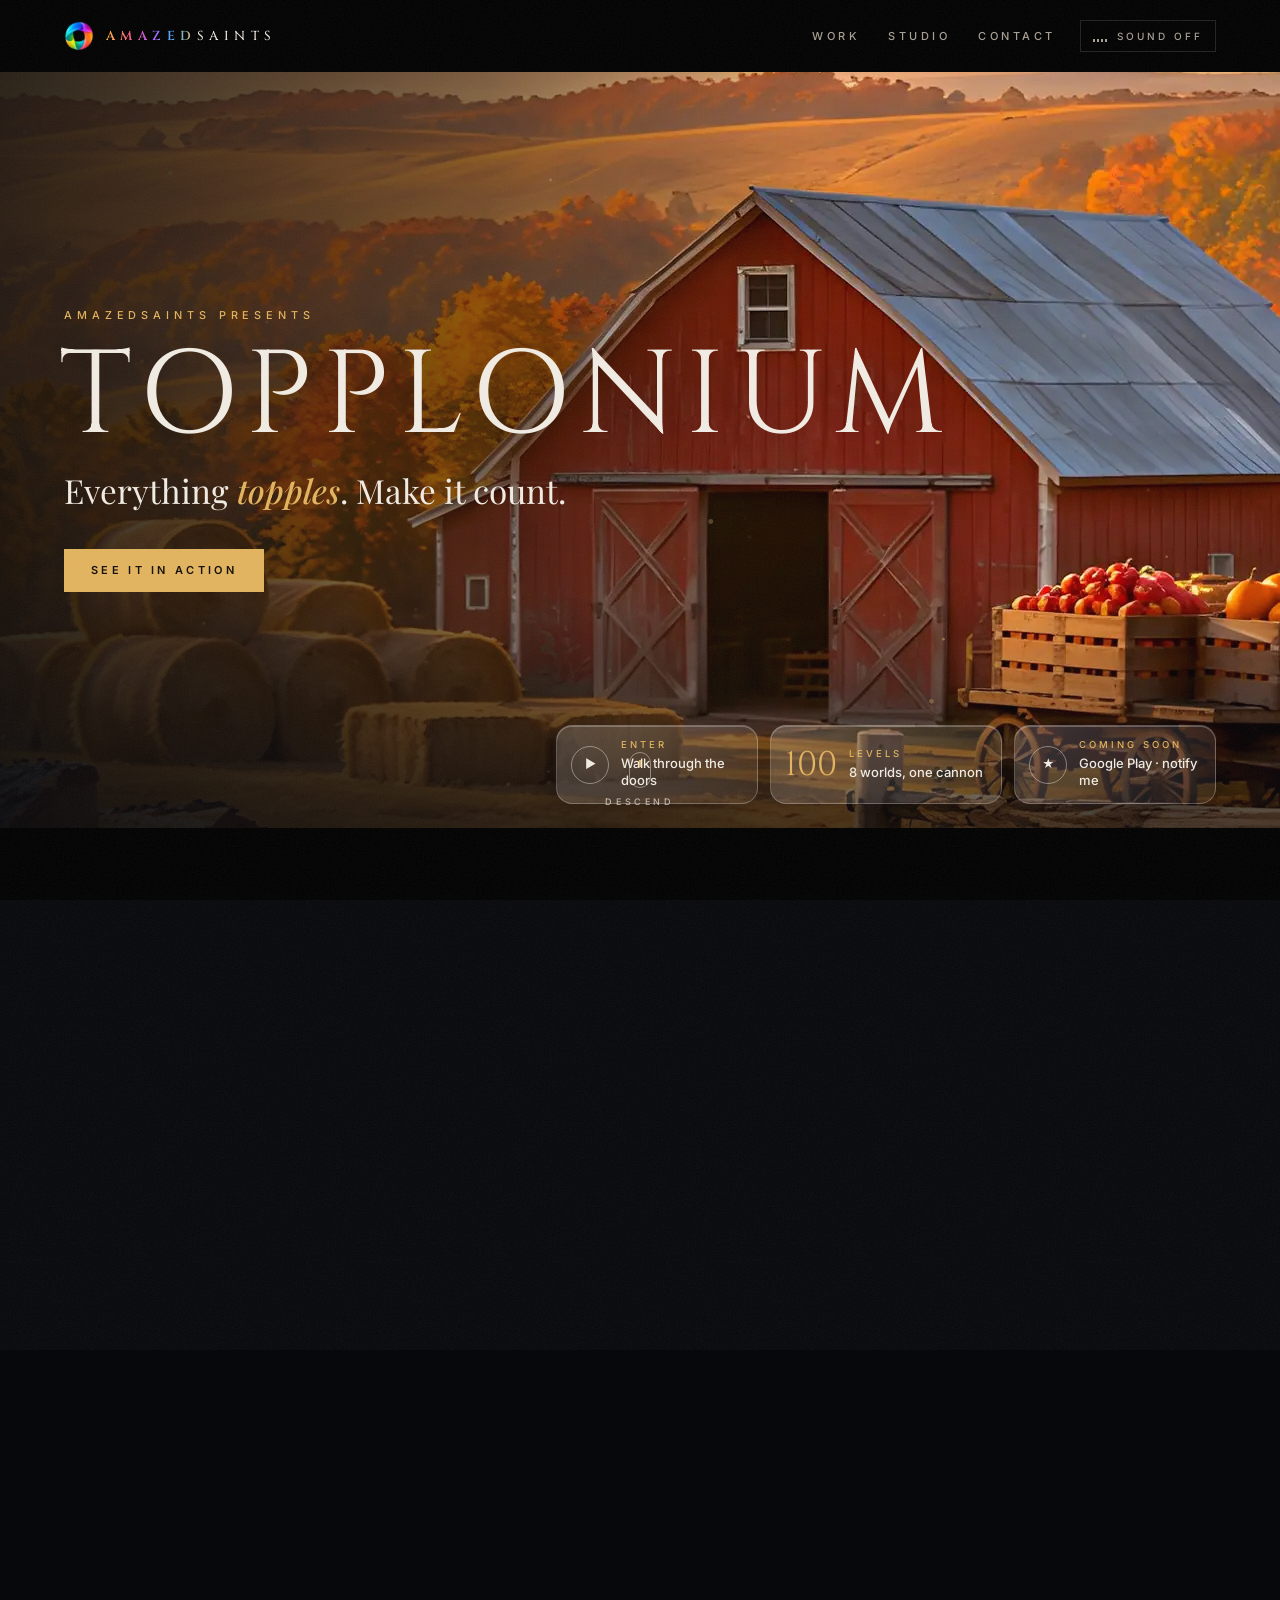
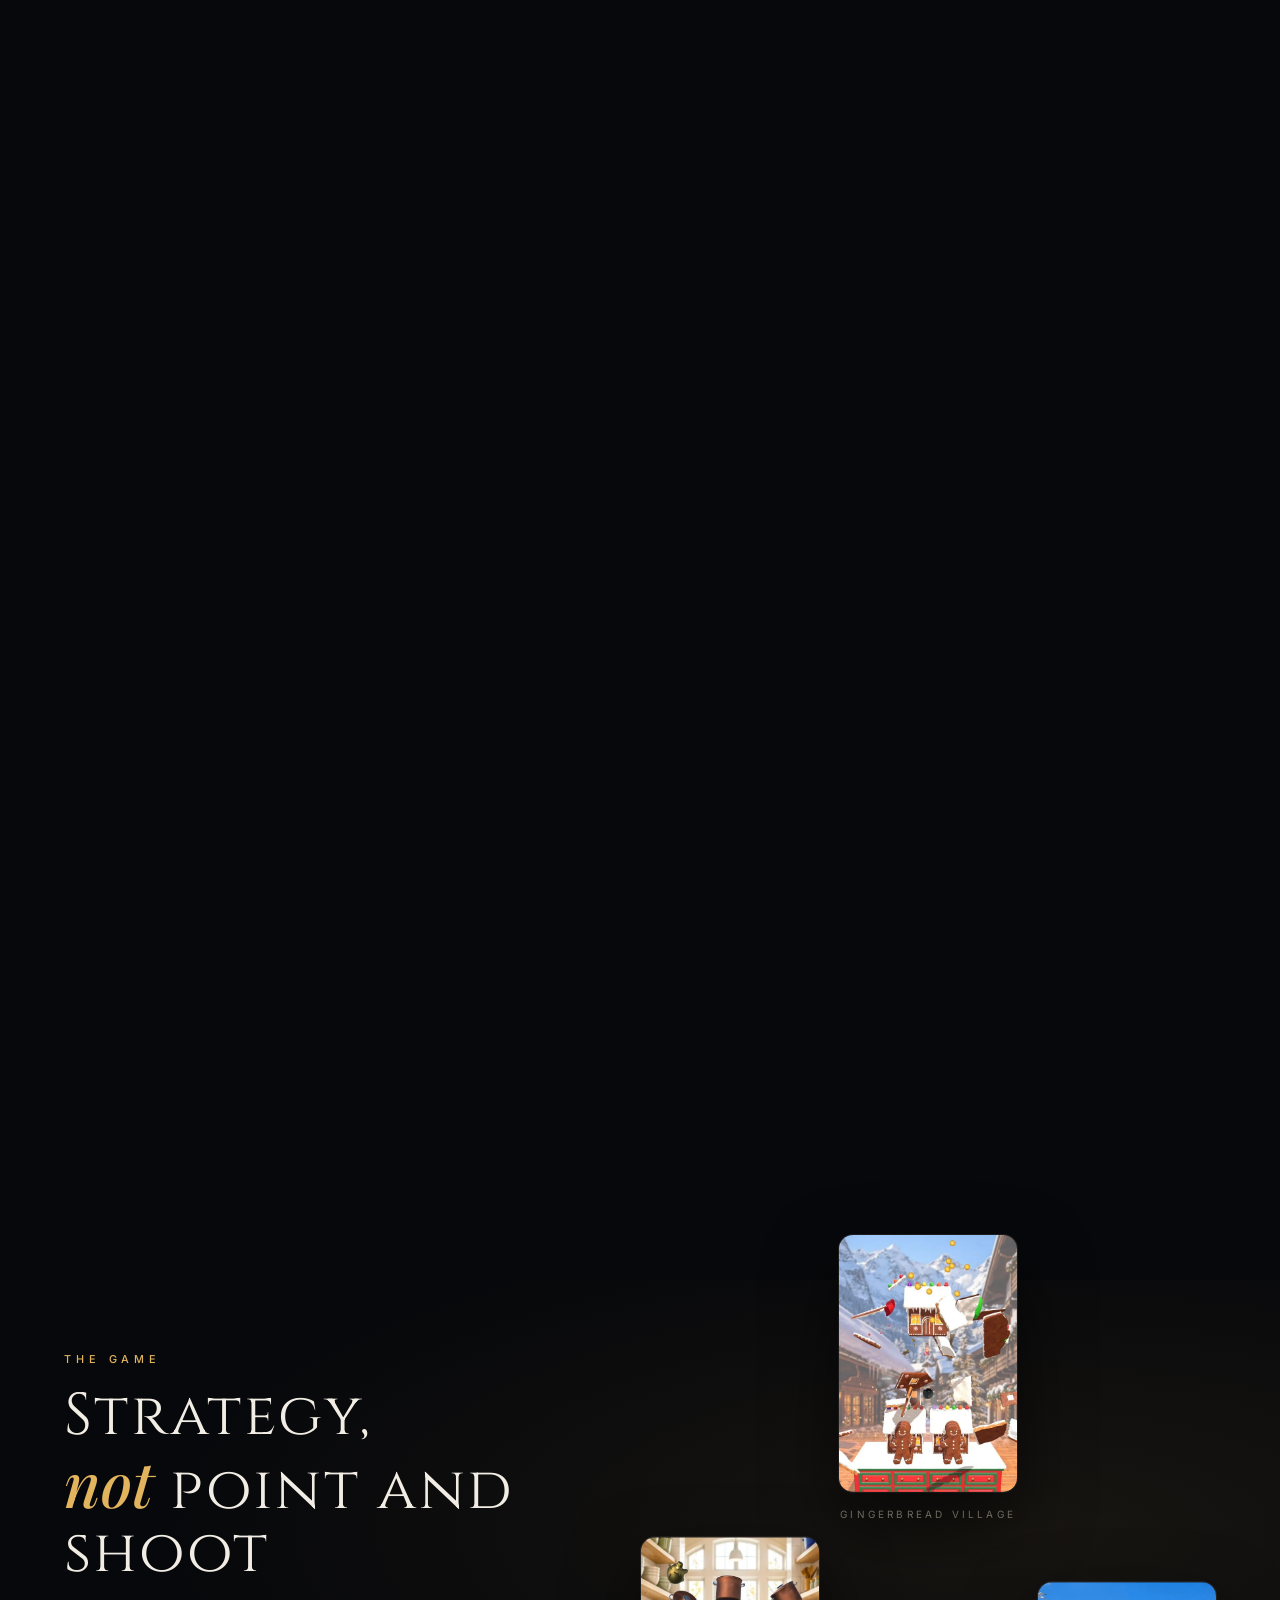
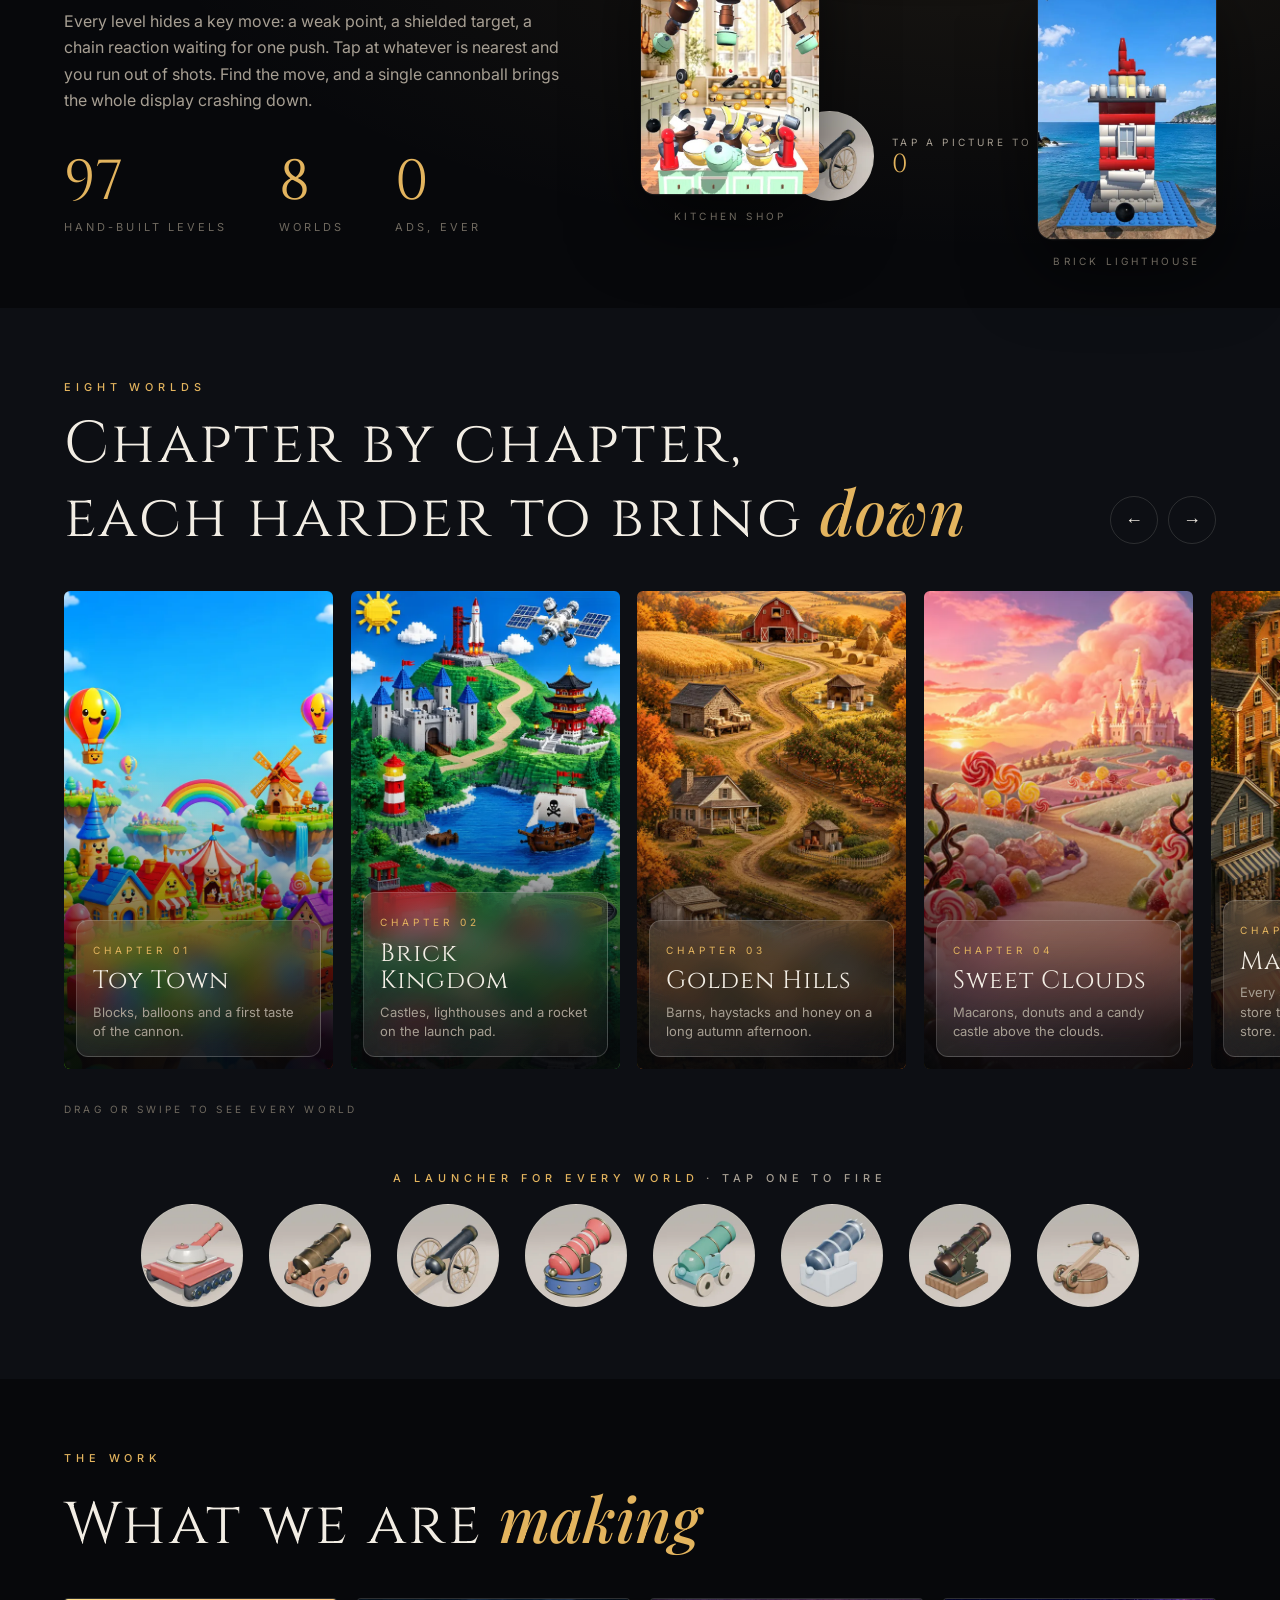
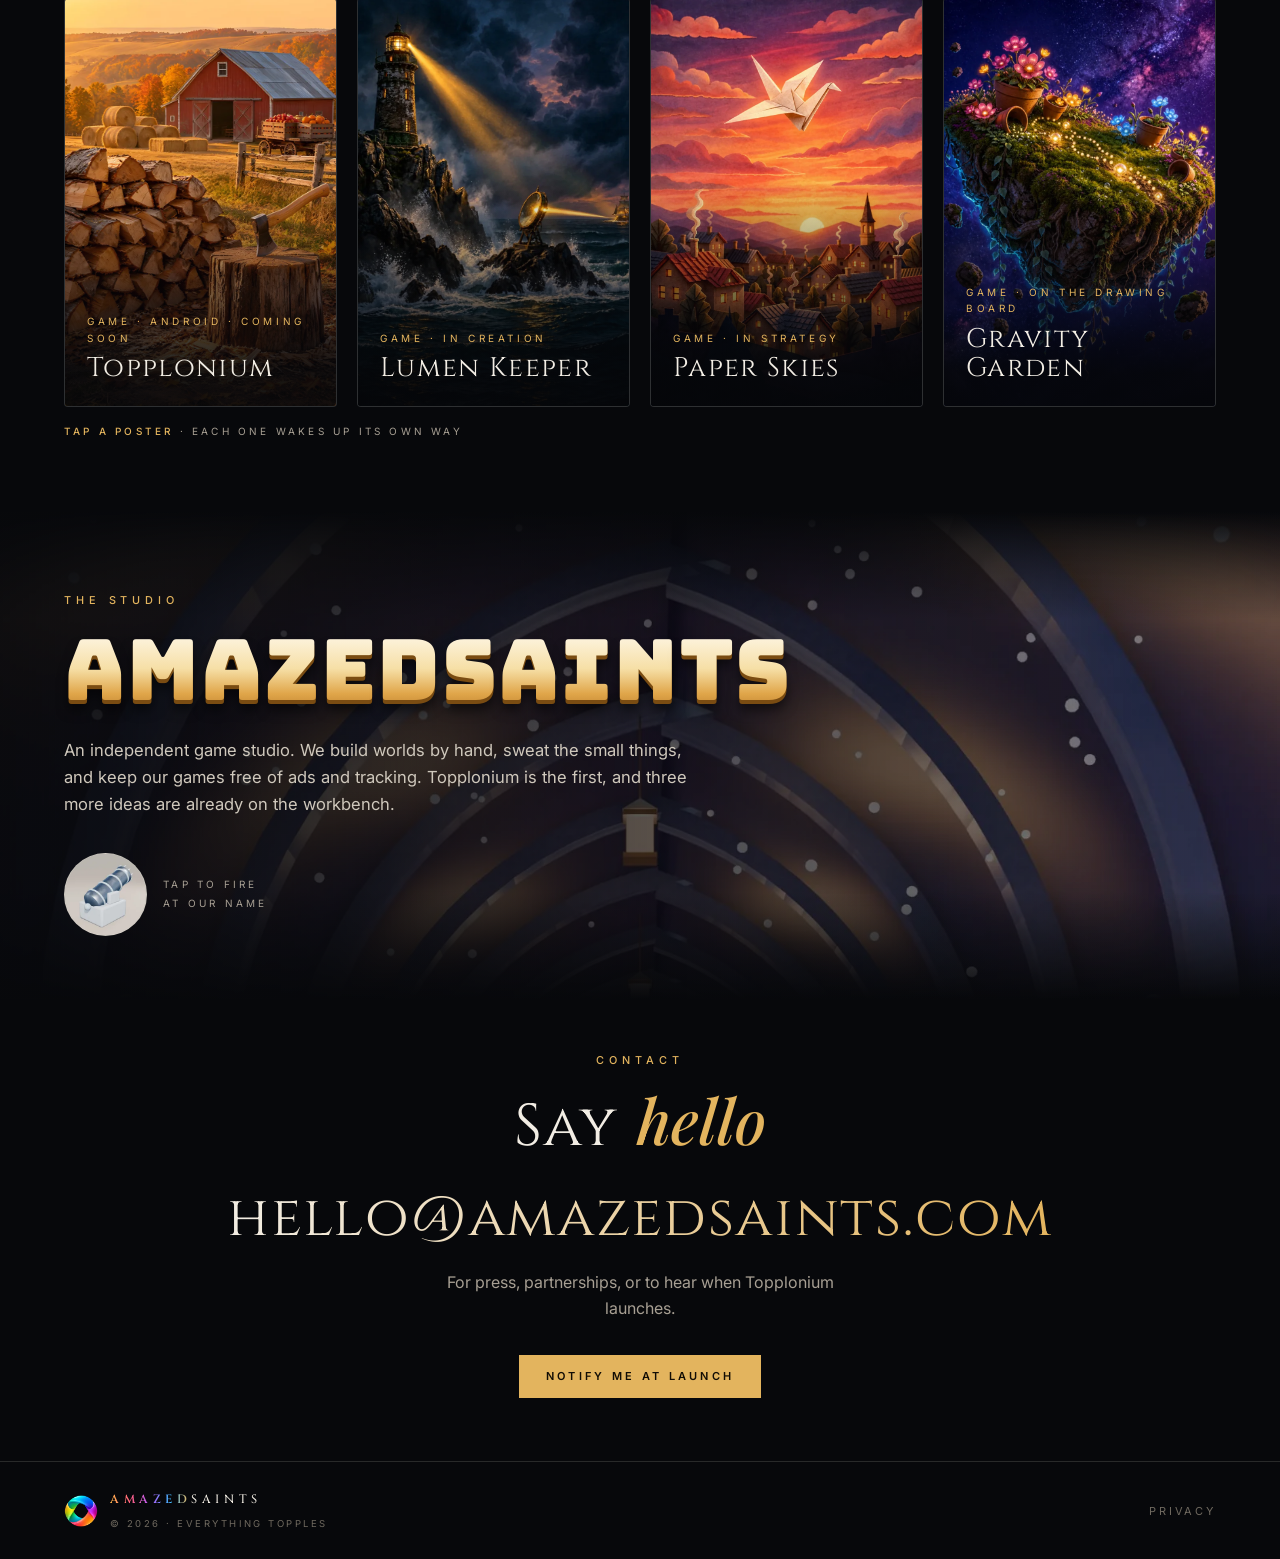
<file: index.html>
<!doctype html>
<html lang="en">
<head>
<meta charset="utf-8">
<meta name="viewport" content="width=device-width, initial-scale=1, viewport-fit=cover">
<title>Amazedsaints · Topplonium</title>
<meta name="description" content="Amazedsaints is an independent game studio. Our first game, Topplonium, is a physics game about the perfect shot: everything topples, make it count. Coming soon to Google Play.">
<meta name="theme-color" content="#07080b">
<link rel="canonical" href="https://www.amazedsaints.com/">
<meta property="og:type" content="website">
<meta property="og:url" content="https://www.amazedsaints.com/">
<meta property="og:title" content="Topplonium · Everything topples. Make it count.">
<meta property="og:description" content="A physics game about the perfect shot. 100 hand-built levels across eight worlds. Coming soon to Google Play.">
<meta property="og:image" content="https://www.amazedsaints.com/assets/img/og.jpg">
<meta name="twitter:card" content="summary_large_image">
<link rel="icon" type="image/png" sizes="96x96" href="/assets/img/icon-ring-96.png">
<link rel="icon" href="/favicon.ico" sizes="any">
<link rel="apple-touch-icon" href="/assets/img/icon-ring-touch.png">
<link rel="preconnect" href="https://fonts.googleapis.com">
<link rel="preconnect" href="https://fonts.gstatic.com" crossorigin>
<link href="https://fonts.googleapis.com/css2?family=Bungee&family=Cinzel:wght@400;500;600&family=Playfair+Display:ital,wght@1,500&family=Inter:wght@300;400;500;600&display=swap" rel="stylesheet">
<link rel="preload" as="image" href="/assets/fly2/tall/000.webp" media="(max-aspect-ratio: 1/1)">
<link rel="preload" as="image" href="/assets/fly2/wide/000.webp" media="(min-aspect-ratio: 1/1)">
<link rel="stylesheet" href="/assets/site.css?v=20261127q">
<script>try{if(sessionStorage.getItem("as-intro"))document.documentElement.className+=" seen";sessionStorage.setItem("as-intro","1")}catch(e){}</script>
</head>
<body>

<!-- Opening titles: black, then the studio, then the scene -->
<div class="intro" aria-hidden="true">
  <img class="intro-mark" src="/assets/logo/mark.webp" alt="" width="110" height="110">
  <div class="intro-studio"><b>Amazed</b>saints</div>
  <div class="intro-presents">presents</div>
</div>

<header class="nav">
  <a class="brand" href="#top" aria-label="Amazedsaints, back to the top"><span class="brand-spin"><img class="brand-mark" src="/assets/logo/mark.webp" alt="" width="30" height="30"></span><span class="brand-word"><b>Amazed</b>saints</span></a>
  <nav aria-label="Sections">
    <a href="#work">Work</a>
    <a href="#studio">Studio</a>
    <a href="#contact">Contact</a>
  </nav>
  <button class="sound" type="button" aria-pressed="false" aria-label="Turn sound on">
    <span class="eq" aria-hidden="true"><i></i><i></i><i></i><i></i></span>
    <span class="sound-label">Sound off</span>
  </button>
</header>

<main id="top">

  <!-- HERO: scrolling flies the camera through the barn doors -->
  <section class="hero-scroll" aria-label="Topplonium">
  <div class="hero">
    <picture class="hero-bg">
      <source media="(min-aspect-ratio: 1/1)" srcset="/assets/fly2/wide/000.webp">
      <img src="/assets/fly2/tall/000.webp" alt="A red barn at golden hour with hay bales, an apple cart and a stack of split logs; scrolling leads through its doors to a tower of farm goods inside" fetchpriority="high">
    </picture>
    <canvas class="fly" aria-hidden="true"></canvas>
    <canvas class="motes" aria-hidden="true"></canvas>
    <div class="hero-shade" aria-hidden="true"></div>
    <div class="hero-floor" aria-hidden="true"></div>
    <div class="bar bar-top" aria-hidden="true"></div>
    <div class="bar bar-bottom" aria-hidden="true"></div>

    <div class="hero-ui">
    <div class="hero-copy">
      <p class="eyebrow">Amazedsaints presents</p>
      <h1 class="title">Topplonium</h1>
      <p class="tagline">Everything <em>topples</em>. Make it count.</p>
      <div class="cta">
        <a class="btn btn-gold" href="#topplonium">See it in action</a>
      </div>
    </div>

    <div class="glass-row">
      <a class="glass-card" href="#topplonium">
        <span class="glass-play" aria-hidden="true">&#9654;</span>
        <span><small>Enter</small>Walk through the doors</span>
      </a>
      <div class="glass-card glass-stat">
        <strong>100</strong>
        <span><small>Levels</small>8 worlds, one cannon</span>
      </div>
      <a class="glass-card" href="mailto:hello@amazedsaints.com?subject=Notify%20me%3A%20Topplonium%20launch&body=Please%20let%20me%20know%20when%20Topplonium%20is%20on%20Google%20Play.">
        <span class="glass-play" aria-hidden="true">&#9733;</span>
        <span><small>Coming soon</small>Google Play &middot; notify me</span>
      </a>
    </div>
    <a class="scroll-cue" href="#topplonium" aria-label="Scroll down"><span></span><em>Descend</em></a>
    </div>
  </div>
  </section>

  <!-- THE GAME -->
  <section class="game" id="topplonium">
    <div class="game-copy reveal">
      <p class="eyebrow">The game</p>
      <h2>Strategy,<br><em>not</em> point and shoot</h2>
      <p>Every level hides a key move: a weak point, a shielded target, a chain reaction waiting for one push. Tap at whatever is nearest and you run out of shots. Find the move, and a single cannonball brings the whole display crashing down.</p>
      <dl class="stats">
        <div><dt>100</dt><dd>hand-built levels</dd></div>
        <div><dt>8</dt><dd>worlds</dd></div>
        <div><dt>0</dt><dd>ads, ever</dd></div>
      </dl>
    </div>
    <div class="reel-wrap">
    <div class="reel" aria-label="Scenes from the game">
      <figure class="phone reveal" data-depth="0.06"><img loading="lazy" src="/assets/img/shot-kitchen.webp" alt="Copper pots and pans flying through a kitchen shop"><figcaption>Kitchen Shop</figcaption></figure>
      <figure class="phone phone-lift reveal" data-depth="-0.05"><img loading="lazy" src="/assets/img/shot-ginger.webp" alt="Gingerbread houses breaking apart in a snowy alpine village"><figcaption>Gingerbread Village</figcaption></figure>
      <figure class="phone reveal" data-depth="0.08"><img loading="lazy" src="/assets/img/shot-lighthouse.webp" alt="A brick lighthouse on a rocky island by the sea"><figcaption>Brick Lighthouse</figcaption></figure>
    </div>
    <div class="reel-fire reveal">
      <button type="button" class="launcher reel-cannon" data-m="72,25" data-d="0.84,-0.54" aria-label="Fire at a picture"><img loading="lazy" src="/assets/img/launcher-field_gun.webp" alt="" width="104" height="104"></button>
      <p>Tap a picture to fire<strong class="score" aria-live="polite">0</strong></p>
    </div>
    </div>
  </section>

  <!-- WORLDS -->
  <section class="worlds" id="worlds">
    <div class="section-head reveal">
      <p class="eyebrow">Eight worlds</p>
      <h2>Chapter by chapter,<br>each harder to bring <em>down</em></h2>
      <div class="strip-nav">
        <button type="button" class="strip-btn" data-dir="-1" aria-label="Previous worlds">&#8592;</button>
        <button type="button" class="strip-btn" data-dir="1" aria-label="Next worlds">&#8594;</button>
      </div>
    </div>
    <div class="strip" tabindex="0" aria-label="The eight worlds of Topplonium">
      <article class="chapter" data-fx="toy"><img loading="lazy" src="/assets/img/world-toytown.webp" alt=""><div><small>Chapter 01</small><h3>Toy Town</h3><p>Blocks, balloons and a first taste of the cannon.</p></div></article>
      <article class="chapter" data-fx="bricks"><img loading="lazy" src="/assets/img/world-bricks.webp" alt=""><div><small>Chapter 02</small><h3>Brick Kingdom</h3><p>Castles, lighthouses and a rocket on the launch pad.</p></div></article>
      <article class="chapter" data-fx="leaves"><img loading="lazy" src="/assets/img/world-golden.webp" alt=""><div><small>Chapter 03</small><h3>Golden Hills</h3><p>Barns, haystacks and honey on a long autumn afternoon.</p></div></article>
      <article class="chapter" data-fx="sugar"><img loading="lazy" src="/assets/img/world-sweet.webp" alt=""><div><small>Chapter 04</small><h3>Sweet Clouds</h3><p>Macarons, donuts and a candy castle above the clouds.</p></div></article>
      <article class="chapter" data-fx="street"><img loading="lazy" src="/assets/img/world-main.webp" alt=""><div><small>Chapter 05</small><h3>Main Street</h3><p>Every shop in town, from the toy store to the grand department store.</p></div></article>
      <article class="chapter" data-fx="crystal"><img loading="lazy" src="/assets/img/world-crystal.webp" alt=""><div><small>Chapter 06</small><h3>Crystal Caverns</h3><p>Ice sculptures, frosted glass and lanterns in the dark.</p></div></article>
      <article class="chapter" data-fx="embers"><img loading="lazy" src="/assets/img/world-iron.webp" alt=""><div><small>Chapter 07</small><h3>Iron Works</h3><p>Furnaces, cranes and freight cars in a town of steel.</p></div></article>
      <article class="chapter" data-fx="fireworks"><img loading="lazy" src="/assets/img/world-summit.webp" alt=""><div><small>Chapter 08</small><h3>Starlight Summit</h3><p>Fireworks over the peaks, and the hardest climb of all.</p></div></article>
    </div>
    <p class="strip-hint">Drag or swipe to see every world</p>
    <div class="launchers reveal">
      <p class="eyebrow">A launcher for every world <span class="hint">· tap one to fire</span></p>
      <ul>
        <li><button type="button" class="launcher" data-m="78,20" data-d="0.83,-0.55" aria-label="Fire the tin toy tank"><img loading="lazy" src="/assets/img/launcher-toy_tank.webp" alt="Tin toy tank" width="104" height="104"></button></li>
        <li><button type="button" class="launcher" data-m="73,23" data-d="0.78,-0.63" aria-label="Fire the bronze ship cannon"><img loading="lazy" src="/assets/img/launcher-bronze_naval.webp" alt="Bronze ship cannon" width="104" height="104"></button></li>
        <li><button type="button" class="launcher" data-m="72,25" data-d="0.84,-0.54" aria-label="Fire the field gun"><img loading="lazy" src="/assets/img/launcher-field_gun.webp" alt="Field gun" width="104" height="104"></button></li>
        <li><button type="button" class="launcher" data-m="74,25" data-d="0.76,-0.65" aria-label="Fire the carnival cannon"><img loading="lazy" src="/assets/img/launcher-carnival.webp" alt="Carnival cannon" width="104" height="104"></button></li>
        <li><button type="button" class="launcher" data-m="71,25" data-d="0.78,-0.63" aria-label="Fire the lacquered toy cannon"><img loading="lazy" src="/assets/img/launcher-toy_lacquer.webp" alt="Lacquered toy cannon" width="104" height="104"></button></li>
        <li><button type="button" class="launcher" data-m="77,24" data-d="0.81,-0.59" aria-label="Fire the ice cannon"><img loading="lazy" src="/assets/img/launcher-ice_cannon.webp" alt="Ice cannon" width="104" height="104"></button></li>
        <li><button type="button" class="launcher" data-m="74,26" data-d="0.77,-0.63" aria-label="Fire the copper steam cannon"><img loading="lazy" src="/assets/img/launcher-steampunk.webp" alt="Copper steam cannon" width="104" height="104"></button></li>
        <li><button type="button" class="launcher" data-m="60,31" data-d="0.77,-0.64" aria-label="Fire the giant crossbow"><img loading="lazy" src="/assets/img/launcher-ballista.webp" alt="Giant crossbow" width="104" height="104"></button></li>
      </ul>
    </div>
  </section>

  <!-- WORK -->
  <section class="work" id="work">
    <div class="section-head reveal">
      <p class="eyebrow">The work</p>
      <h2>What we are <em>making</em></h2>
    </div>
    <div class="posters">
      <a class="poster reveal" href="#topplonium" data-fx="motes">
        <img loading="lazy" src="/assets/img/poster-topplonium.webp" alt="Topplonium: a red barn at golden hour">
        <span><small>Game · Android · Coming soon</small><strong>Topplonium</strong></span>
      </a>
      <article class="poster poster-concept reveal" data-fx="beam" tabindex="0" role="button" aria-label="Tap to wake the Lumen Keeper poster">
        <img loading="lazy" src="/assets/img/poster-lumen-keeper-v2.webp" alt="Lumen Keeper concept art">
        <span><small>Game · In creation</small><strong>Lumen Keeper</strong></span>
      </article>
      <article class="poster poster-concept reveal" data-fx="paper" tabindex="0" role="button" aria-label="Tap to wake the Paper Skies poster">
        <img loading="lazy" src="/assets/img/poster-paper-skies-v2.webp" alt="Paper Skies concept art">
        <span><small>Game · In strategy</small><strong>Paper Skies</strong></span>
      </article>
      <article class="poster poster-concept reveal" data-fx="seeds" tabindex="0" role="button" aria-label="Tap to wake the Gravity Garden poster">
        <img loading="lazy" src="/assets/img/poster-gravity-garden-v2.webp" alt="Gravity Garden concept art">
        <span><small>Game · On the drawing board</small><strong>Gravity Garden</strong></span>
      </article>
    </div>
    <p class="poster-hint reveal" style="padding: 0 var(--gutter)"><b>Tap a poster</b> · each one wakes up its own way</p>
  </section>

  <!-- STUDIO -->
  <section class="studio" id="studio">
    <div class="studio-bg" aria-hidden="true" data-fx="snow"><img loading="lazy" src="/assets/img/studio-icehall.webp" alt=""></div>
    <div class="studio-copy reveal">
      <p class="eyebrow">The studio</p>
      <h2 class="studio-name" aria-label="Amazedsaints">Amazedsaints</h2>
      <p>An independent game studio. We build worlds by hand, sweat the small things, and keep our games free of ads and tracking. Topplonium is the first, and three more ideas are already on the workbench.</p>
      <div class="studio-fire">
        <button type="button" class="launcher studio-cannon" data-m="77,24" data-d="0.81,-0.59" aria-label="Fire at the studio name"><img loading="lazy" src="/assets/img/launcher-ice_cannon.webp" alt="" width="104" height="104"></button>
        <p>Tap to fire<br>at our name</p>
      </div>
    </div>
  </section>

  <!-- CONTACT -->
  <section class="contact" id="contact">
    <div class="reveal">
      <p class="eyebrow">Contact</p>
      <h2>Say <em>hello</em></h2>
      <a class="mail" href="mailto:hello@amazedsaints.com">hello@amazedsaints.com</a>
      <p class="contact-note">For press, partnerships, or to hear when Topplonium launches.</p>
      <a class="btn btn-gold" href="mailto:hello@amazedsaints.com?subject=Notify%20me%3A%20Topplonium%20launch&body=Please%20let%20me%20know%20when%20Topplonium%20is%20on%20Google%20Play.">Notify me at launch</a>
    </div>
  </section>

</main>

<canvas class="fx" aria-hidden="true"></canvas>

<footer class="foot">
  <span class="foot-brand" role="button" tabindex="0" aria-label="Amazedsaints: knock the logo over"><span class="foot-ring"><i class="foot-ball"></i><span class="foot-hop"><img src="/assets/logo/mark.webp" alt="" width="34" height="34"></span></span><span><span class="foot-word"><b>Amazed</b>saints</span><br><small>© 2026 · Everything topples</small></span></span>
  <a href="/privacy">Privacy</a>
</footer>

<audio class="music" src="/assets/audio/barn-door-sunday.mp3" preload="none" loop></audio>
<script src="/assets/site.js?v=20261127q" defer></script>
<script src="/assets/play.js?v=20261127q" defer></script>
</body>
</html>
</file>
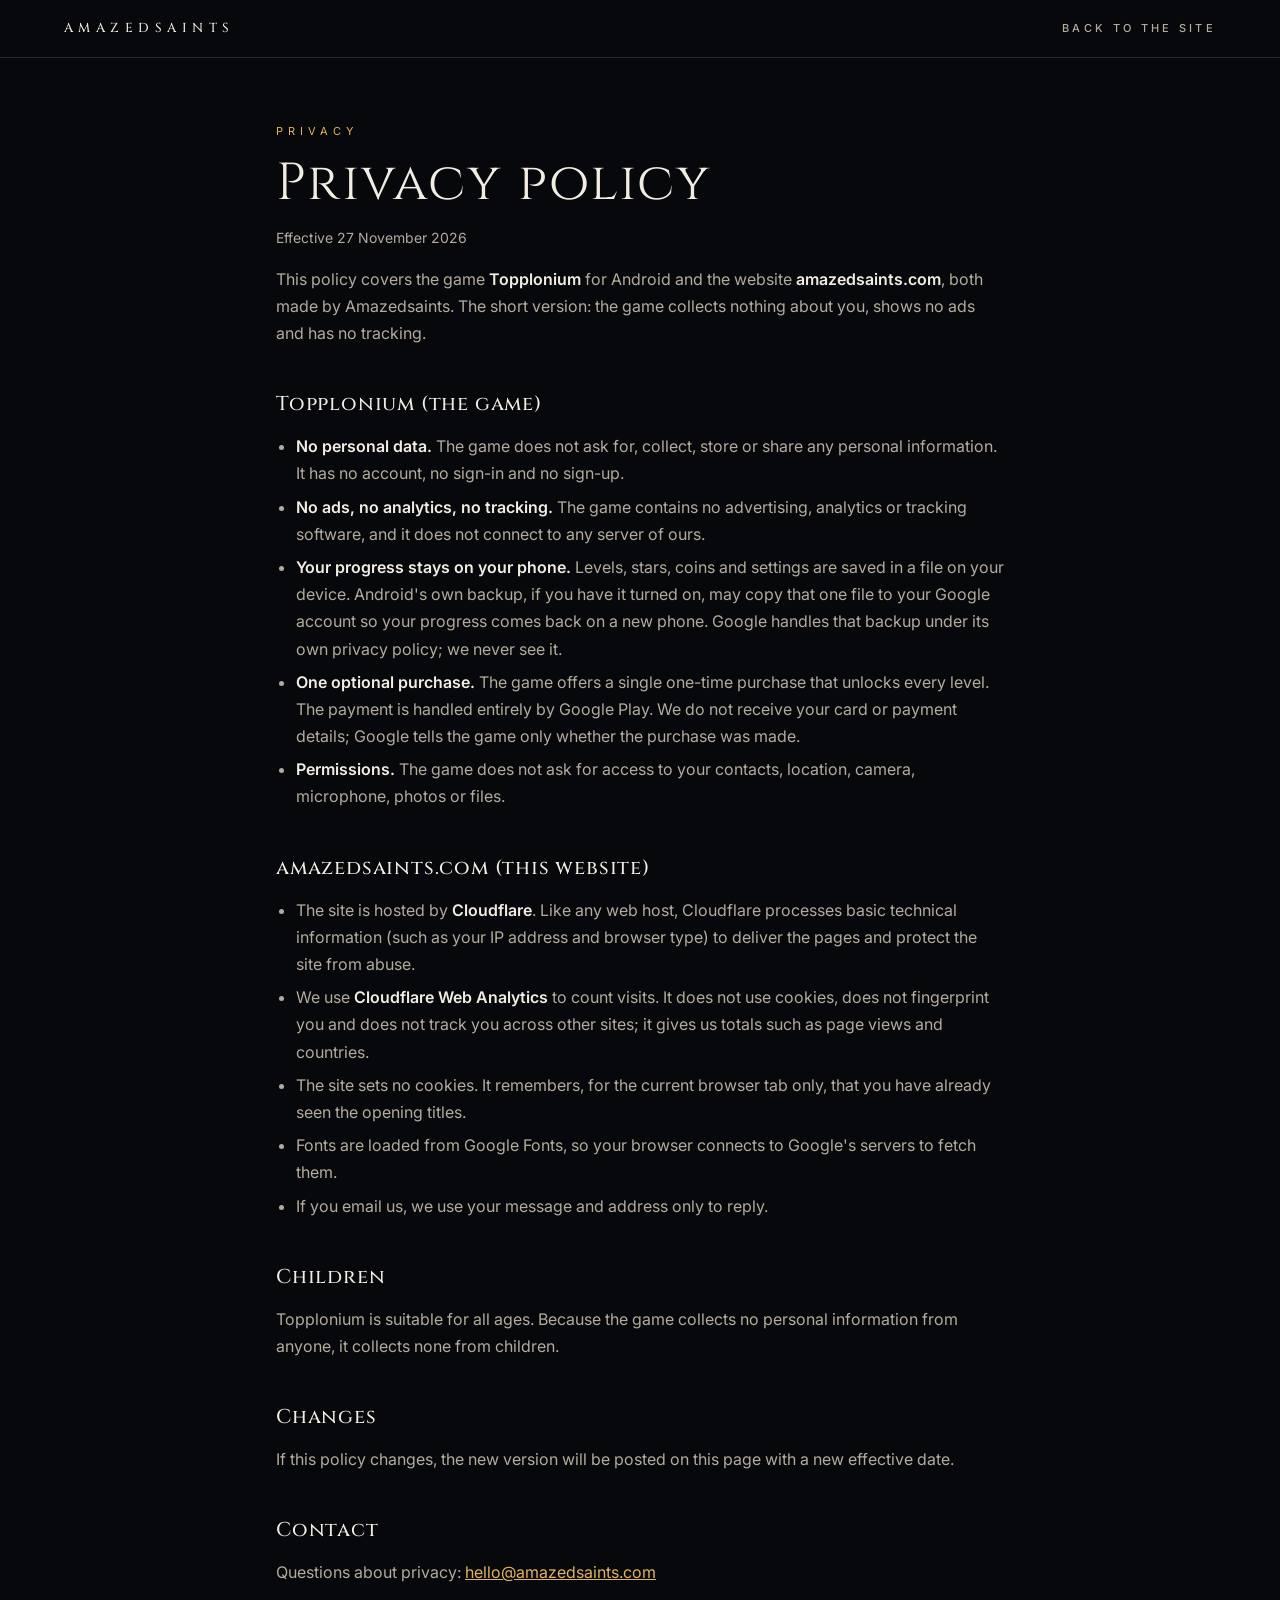
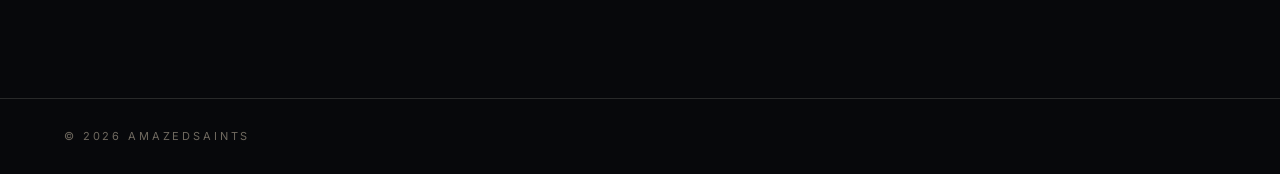
<file: privacy.html>
<!doctype html>
<html lang="en">
<head>
<meta charset="utf-8">
<meta name="viewport" content="width=device-width, initial-scale=1">
<title>Privacy · Amazedsaints</title>
<meta name="description" content="Privacy policy for Topplonium and amazedsaints.com.">
<meta name="theme-color" content="#07080b">
<link rel="canonical" href="https://www.amazedsaints.com/privacy">
<link rel="icon" type="image/png" sizes="96x96" href="/assets/img/icon-ring-96.png">
<link rel="icon" href="/favicon.ico" sizes="any">
<link rel="apple-touch-icon" href="/assets/img/icon-ring-touch.png">
<link rel="preconnect" href="https://fonts.googleapis.com">
<link rel="preconnect" href="https://fonts.gstatic.com" crossorigin>
<link href="https://fonts.googleapis.com/css2?family=Cinzel:wght@400;500&family=Inter:wght@400;500;600&display=swap" rel="stylesheet">
<style>
  :root { --bg: #07080b; --ink: #f2ede4; --muted: #b3ab9f; --gold: #e3b45e; --line: rgba(242, 237, 228, .14); }
  * { box-sizing: border-box; }
  body { margin: 0; background: var(--bg); color: var(--ink); font: 400 16px/1.7 "Inter", system-ui, sans-serif; -webkit-font-smoothing: antialiased; }
  header { display: flex; justify-content: space-between; align-items: center; padding: 22px clamp(16px, 5vw, 72px); border-bottom: 1px solid var(--line); }
  header a { color: var(--ink); text-decoration: none; font: 500 13px/1 "Cinzel", serif; letter-spacing: .42em; text-transform: uppercase; }
  header a.back { font: 500 11px/1 "Inter", sans-serif; letter-spacing: .3em; color: var(--muted); }
  main { max-width: 760px; margin: 0 auto; padding: 64px 16px 96px; }
  .eyebrow { font-size: 11px; letter-spacing: .45em; text-transform: uppercase; color: var(--gold); margin: 0 0 14px; }
  h1 { font: 400 clamp(32px, 5vw, 52px)/1.1 "Cinzel", serif; letter-spacing: .04em; margin: 0 0 10px; }
  h2 { font: 500 20px/1.3 "Cinzel", serif; letter-spacing: .04em; margin: 44px 0 10px; color: var(--ink); }
  p, li { color: var(--muted); }
  ul { padding-left: 20px; }
  li { margin: 6px 0; }
  strong { color: var(--ink); font-weight: 600; }
  a { color: var(--gold); }
  .date { color: var(--muted); font-size: 14px; }
  footer { padding: 28px clamp(16px, 5vw, 72px); border-top: 1px solid var(--line); font-size: 11px; letter-spacing: .26em; text-transform: uppercase; color: #6f695f; }
</style>
</head>
<body>
<header><a href="/">Amazedsaints</a><a class="back" href="/">Back to the site</a></header>
<main>
  <p class="eyebrow">Privacy</p>
  <h1>Privacy policy</h1>
  <p class="date">Effective 27 November 2026</p>

  <p>This policy covers the game <strong>Topplonium</strong> for Android and the website <strong>amazedsaints.com</strong>, both made by Amazedsaints. The short version: the game collects nothing about you, shows no ads and has no tracking.</p>

  <h2>Topplonium (the game)</h2>
  <ul>
    <li><strong>No personal data.</strong> The game does not ask for, collect, store or share any personal information. It has no account, no sign-in and no sign-up.</li>
    <li><strong>No ads, no analytics, no tracking.</strong> The game contains no advertising, analytics or tracking software, and it does not connect to any server of ours.</li>
    <li><strong>Your progress stays on your phone.</strong> Levels, stars, coins and settings are saved in a file on your device. Android's own backup, if you have it turned on, may copy that one file to your Google account so your progress comes back on a new phone. Google handles that backup under its own privacy policy; we never see it.</li>
    <li><strong>One optional purchase.</strong> The game offers a single one-time purchase that unlocks every level. The payment is handled entirely by Google Play. We do not receive your card or payment details; Google tells the game only whether the purchase was made.</li>
    <li><strong>Permissions.</strong> The game does not ask for access to your contacts, location, camera, microphone, photos or files.</li>
  </ul>

  <h2>amazedsaints.com (this website)</h2>
  <ul>
    <li>The site is hosted by <strong>Cloudflare</strong>. Like any web host, Cloudflare processes basic technical information (such as your IP address and browser type) to deliver the pages and protect the site from abuse.</li>
    <li>We use <strong>Cloudflare Web Analytics</strong> to count visits. It does not use cookies, does not fingerprint you and does not track you across other sites; it gives us totals such as page views and countries.</li>
    <li>The site sets no cookies. It remembers, for the current browser tab only, that you have already seen the opening titles.</li>
    <li>Fonts are loaded from Google Fonts, so your browser connects to Google's servers to fetch them.</li>
    <li>If you email us, we use your message and address only to reply.</li>
  </ul>

  <h2>Children</h2>
  <p>Topplonium is suitable for all ages. Because the game collects no personal information from anyone, it collects none from children.</p>

  <h2>Changes</h2>
  <p>If this policy changes, the new version will be posted on this page with a new effective date.</p>

  <h2>Contact</h2>
  <p>Questions about privacy: <a href="mailto:hello@amazedsaints.com">hello@amazedsaints.com</a></p>
</main>
<footer>© 2026 Amazedsaints</footer>
</body>
</html>
</file>
<file: assets/site.css>
/* amazedsaints.com: a film-trailer page. Dark, letterboxed, golden light. */
:root {
  --bg: #07080b;
  --bg-2: #0d0f14;
  --ink: #f2ede4;
  --muted: #a79f93;
  --dim: #6f695f;
  --gold: #e3b45e;
  --gold-soft: rgba(227, 180, 94, .55);
  --line: rgba(242, 237, 228, .14);
  --serif: "Cinzel", "Times New Roman", serif;
  --italic: "Playfair Display", Georgia, serif;
  --sans: "Inter", system-ui, -apple-system, "Segoe UI", sans-serif;
  --gutter: clamp(16px, 5vw, 72px);
  --bar: clamp(34px, 8vh, 78px);
}

*, *::before, *::after { box-sizing: border-box; }
html { scroll-behavior: smooth; -webkit-text-size-adjust: 100%; }
body {
  margin: 0;
  background: var(--bg);
  color: var(--ink);
  font: 400 16px/1.65 var(--sans);
  overflow-x: hidden;
  -webkit-font-smoothing: antialiased;
}
img { display: block; max-width: 100%; }
a { color: inherit; }
h1, h2, h3, p, figure, dl, dd, ul { margin: 0; }
ul { padding: 0; list-style: none; }

/* film grain over everything, very light */
body::after {
  content: "";
  position: fixed;
  inset: -50%;
  z-index: 50;
  pointer-events: none;
  opacity: .07;
  background-image: url("data:image/svg+xml;utf8,<svg xmlns='http://www.w3.org/2000/svg' width='180' height='180'><filter id='n'><feTurbulence type='fractalNoise' baseFrequency='.85' numOctaves='3' stitchTiles='stitch'/></filter><rect width='100%' height='100%' filter='url(%23n)'/></svg>");
  animation: grain 1s steps(6) infinite;
}
@keyframes grain {
  0% { transform: translate(0, 0); } 20% { transform: translate(-3%, 2%); }
  40% { transform: translate(2%, -3%); } 60% { transform: translate(-2%, -1%); }
  80% { transform: translate(3%, 3%); } 100% { transform: translate(0, 0); }
}

.eyebrow {
  font: 500 clamp(10px, .85vw, 12px)/1.4 var(--sans);
  letter-spacing: .45em;
  text-transform: uppercase;
  color: var(--gold);
  margin-bottom: 18px;
}
h2 {
  font: 400 clamp(32px, 4.6vw, 64px)/1.08 var(--serif);
  letter-spacing: .04em;
}

.btn {
  display: inline-block;
  padding: 15px 26px;
  font: 600 11px/1 var(--sans);
  letter-spacing: .3em;
  text-transform: uppercase;
  text-decoration: none;
  transition: background .3s, color .3s, border-color .3s, transform .3s;
}
.btn-gold { background: var(--gold); color: #120d05; border: 1px solid var(--gold); }
.btn-gold:hover { background: #f1c878; }
.btn-line { border: 1px solid var(--gold-soft); color: var(--ink); background: rgba(7, 8, 11, .25); backdrop-filter: blur(4px); }
.btn-line:hover { border-color: var(--gold); }
.btn:focus-visible, .nav a:focus-visible, .sound:focus-visible, .poster:focus-visible { outline: 2px solid var(--gold); outline-offset: 3px; }

/* ---------- opening titles ---------- */
.intro {
  position: fixed;
  inset: 0;
  z-index: 40;
  display: grid;
  place-content: center;
  text-align: center;
  background: #000;
  pointer-events: none;
  animation: intro-out 1.2s ease 2.6s forwards;
}
.intro-studio {
  font: 400 clamp(22px, 3.4vw, 40px)/1 var(--serif);
  letter-spacing: .5em;
  text-transform: uppercase;
  margin-right: -.5em;
  opacity: 0;
  animation: title-in 1.6s ease .3s forwards;
}
.intro-presents {
  margin-top: 18px;
  font: 300 12px/1 var(--sans);
  letter-spacing: .6em;
  text-transform: uppercase;
  color: var(--muted);
  opacity: 0;
  animation: fade-in 1s ease 1.3s forwards;
}
@keyframes intro-out { to { opacity: 0; visibility: hidden; } }
@keyframes title-in { from { opacity: 0; letter-spacing: .9em; filter: blur(6px); } to { opacity: 1; letter-spacing: .5em; filter: blur(0); } }
@keyframes fade-in { to { opacity: 1; } }
@keyframes rise-in { from { opacity: 0; transform: translateY(24px); } to { opacity: 1; transform: none; } }

/* a second visit in the same session skips the opening titles */
.seen .intro { display: none; }
.seen .hero-copy, .seen .credits, .seen .scroll-cue, .seen .glass-row { animation-delay: .2s; }

/* ---------- nav ---------- */
.nav {
  position: fixed;
  top: 0; left: 0; right: 0;
  z-index: 30;
  height: var(--bar);
  display: flex;
  align-items: center;
  gap: 24px;
  padding: 0 var(--gutter);
  font: 500 11px/1 var(--sans);
  letter-spacing: .32em;
  text-transform: uppercase;
  transition: background .4s, height .4s;
}
.nav.solid { background: rgba(7, 8, 11, .82); backdrop-filter: blur(10px); height: 58px; border-bottom: 1px solid var(--line); }
.brand { display: inline-flex; align-items: center; gap: 12px; font: 500 13px/1 var(--serif); letter-spacing: .42em; text-decoration: none; margin-right: auto; text-transform: uppercase; }
/* the logo is alive: the ring turns slowly and glows, and spins once when
   you point at it or tap it */
.brand-mark {
  width: 30px; height: 30px;
  animation: mark-turn 16s linear infinite, mark-glow 4.5s ease-in-out infinite alternate;
  transition: transform .9s cubic-bezier(.2, .8, .2, 1);
}
.brand:hover .brand-mark, .brand:active .brand-mark { transform: rotate(360deg) scale(1.2); }
.brand-spin { position: relative; display: inline-grid; place-items: center; will-change: transform; }
/* sparks thrown off the ring (made by site.js, gone after one flight) */
.spark { position: absolute; left: 50%; top: 50%; width: 5px; height: 5px; margin: -2.5px; border-radius: 50%; background: var(--c); box-shadow: 0 0 6px var(--c); pointer-events: none; animation: spark-fly .7s cubic-bezier(.15, .7, .3, 1) forwards; }
@keyframes spark-fly { to { transform: translate(var(--dx), var(--dy)) scale(.3); opacity: 0; } }
/* a glint runs along the name every few seconds */
.brand-word { position: relative; }
.brand-word::after {
  content: ""; position: absolute; inset: -4px -6px; pointer-events: none;
  background: linear-gradient(105deg, transparent 40%, rgba(255, 255, 255, .55) 50%, transparent 60%) -150% 0 / 60% 100% no-repeat;
  mix-blend-mode: overlay; animation: glint 6.5s ease-in-out 2s infinite;
}
@keyframes glint { 0%, 72% { background-position: -150% 0; } 100% { background-position: 250% 0; } }
@keyframes mark-turn { to { rotate: 360deg; } }
@keyframes mark-glow {
  from { filter: drop-shadow(0 0 3px rgba(255, 181, 71, .45)); }
  50% { filter: drop-shadow(0 0 7px rgba(180, 92, 255, .6)); }
  to { filter: drop-shadow(0 0 5px rgba(63, 184, 255, .55)); }
}
/* the colours flow through "AMAZED" (the gradient repeats, so the loop has no seam) */
.brand-word b, .intro-studio b {
  font-weight: 600;
  background: linear-gradient(90deg, #FFB547, #FF5E7E 12.5%, #B45CFF 25%, #3FB8FF 37.5%, #FFB547 50%, #FF5E7E 62.5%, #B45CFF 75%, #3FB8FF 87.5%, #FFB547) 0 0 / 200% 100%;
  -webkit-background-clip: text; background-clip: text; color: transparent;
  animation: word-flow 7s linear infinite;
}
@keyframes word-flow { to { background-position: 100% 0; } }

.intro-mark { width: clamp(70px, 9vw, 110px); height: auto; margin: 0 auto 26px; opacity: 0; animation: mark-in 1.4s ease .1s forwards; }
@keyframes mark-in { from { opacity: 0; transform: scale(.7) rotate(-40deg); } to { opacity: 1; transform: none; } }
.foot-brand { display: inline-flex; align-items: center; gap: 12px; cursor: pointer; -webkit-tap-highlight-color: transparent; outline: none; }
.foot-brand:focus-visible { outline: 1px solid var(--gold-soft); outline-offset: 6px; }
.brand { -webkit-tap-highlight-color: transparent; }
/* the firework: a rocket climbs from the ring and bursts above it */
.rocket { position: absolute; left: 50%; top: 50%; width: 4px; height: 14px; margin: -7px -2px; border-radius: 2px; background: linear-gradient(#fff6d8, rgba(255, 190, 90, 0)); box-shadow: 0 0 8px #ffd27a; pointer-events: none; animation: rocket .55s cubic-bezier(.3, .6, .5, 1) forwards; }
@keyframes rocket { from { transform: translateY(0); opacity: 1; } to { transform: translateY(var(--up)); opacity: .9; } }
.burst { position: absolute; left: 50%; top: 50%; width: 0; height: 0; pointer-events: none; }
.burst .spark { width: 4px; height: 4px; margin: -2px; animation: fw-fly 1.25s cubic-bezier(.12, .7, .35, 1) forwards; }
@keyframes fw-fly {
  0% { transform: none; opacity: 1; }
  60% { transform: translate(var(--dx), var(--dy)); opacity: 1; }
  100% { transform: translate(calc(var(--dx) * 1.08), calc(var(--dy) + 26px)) scale(.4); opacity: 0; }
}
.foot-ring { position: relative; display: inline-grid; place-items: center; width: 34px; height: 34px; }
.foot-ring img { width: 34px; height: 34px; animation: mark-turn 16s linear infinite, mark-glow 4.5s ease-in-out infinite alternate; }
.foot-word { font: 500 12px/1 var(--serif); letter-spacing: .38em; color: var(--ink); }
.foot-word b { font-weight: 600; background: linear-gradient(90deg, #FFB547, #FF5E7E 12.5%, #B45CFF 25%, #3FB8FF 37.5%, #FFB547 50%, #FF5E7E 62.5%, #B45CFF 75%, #3FB8FF 87.5%, #FFB547) 0 0 / 200% 100%; -webkit-background-clip: text; background-clip: text; color: transparent; animation: word-flow 7s linear infinite; }
/* Everything topples: a little cannonball rolls in, knocks the ring into
   the air, it tumbles, bounces and settles */
.foot-ball { position: absolute; left: 50%; top: 50%; width: 9px; height: 9px; margin: -4.5px; border-radius: 50%; background: radial-gradient(circle at 35% 30%, #9aa1a9, #2c3036 50%, #0b0c0f); opacity: 0; pointer-events: none; }
.foot-brand.topple .foot-ball { animation: foot-ball 1.5s cubic-bezier(.3, .6, .4, 1); }
.foot-brand.topple .foot-hop { animation: foot-hop 1.5s linear; }
.foot-hop { display: inline-grid; }
@keyframes foot-ball {
  0% { opacity: 1; transform: translate(-90px, 6px); }
  22% { opacity: 1; transform: translate(-12px, 6px); }
  40% { opacity: 1; transform: translate(-30px, 10px); }
  70% { opacity: 0; transform: translate(-46px, 12px); }
  100% { opacity: 0; }
}
@keyframes foot-hop {
  0%, 22% { transform: none; }
  26% { transform: translate(2px, 1px) scale(1.1, .88); }
  44% { transform: translate(8px, -26px) rotate(200deg); }
  62% { transform: translate(10px, 0) rotate(330deg) scale(1.08, .9); }
  72% { transform: translate(8px, -8px) rotate(350deg); }
  82% { transform: translate(5px, 0) rotate(360deg) scale(1.04, .96); }
  90% { transform: translate(2px, 0) rotate(366deg); }
  100% { transform: rotate(360deg); }
}
.nav nav { display: flex; gap: 28px; }
.nav nav a { text-decoration: none; color: var(--muted); transition: color .3s; }
.nav nav a:hover { color: var(--ink); }
.sound {
  display: inline-flex; align-items: center; gap: 10px;
  background: none; border: 1px solid var(--line); color: var(--muted);
  padding: 9px 12px; cursor: pointer;
  font: 500 10px/1 var(--sans); letter-spacing: .3em; text-transform: uppercase;
}
.sound[aria-pressed="true"] { color: var(--gold); border-color: var(--gold-soft); }
.eq { display: inline-flex; align-items: flex-end; gap: 2px; height: 12px; }
.eq i { width: 2px; height: 3px; background: currentColor; }
.sound[aria-pressed="true"] .eq i { animation: eq .9s ease-in-out infinite alternate; }
.eq i:nth-child(2) { animation-delay: -.3s !important; } .eq i:nth-child(3) { animation-delay: -.6s !important; } .eq i:nth-child(4) { animation-delay: -.15s !important; }
@keyframes eq { from { height: 3px; } to { height: 12px; } }

/* ---------- hero: pinned while the scroll flies the camera in ---------- */
.hero-scroll { position: relative; height: 320vh; }
.hero {
  position: sticky;
  top: 0;
  height: 100vh;
  height: 100svh;
  min-height: 560px;
  overflow: hidden;
  display: flex;
  align-items: center;
}
.hero-bg, .hero-bg img { position: absolute; inset: 0; width: 100%; height: 100%; }
.hero-bg img {
  object-fit: cover;
  object-position: 50% 50%;
  filter: saturate(1.08) contrast(1.05);
}
.fly { position: absolute; inset: 0; width: 100%; height: 100%; z-index: 0; opacity: 0; transition: opacity .6s ease; filter: saturate(1.08) contrast(1.05); }
.fly.ready { opacity: 1; }
.hero-ui { position: absolute; inset: 0; z-index: 4; display: flex; align-items: center; will-change: opacity, transform; }
/* at the end of the fly-through the barn floor sinks into the dark page below */
.hero-floor { position: absolute; left: 0; right: 0; bottom: 0; height: 46%; z-index: 2; opacity: 0; pointer-events: none; background: linear-gradient(0deg, var(--bg) 0%, rgba(7, 8, 11, .75) 35%, rgba(7, 8, 11, 0) 100%); }
.motes { position: absolute; inset: 0; width: 100%; height: 100%; z-index: 1; pointer-events: none; }
.hero-shade {
  position: absolute; inset: 0; z-index: 2;
  background:
    linear-gradient(90deg, rgba(7, 8, 11, .82) 0%, rgba(7, 8, 11, .45) 38%, rgba(7, 8, 11, 0) 65%),
    linear-gradient(0deg, rgba(7, 8, 11, .9) 0%, rgba(7, 8, 11, 0) 34%),
    radial-gradient(ellipse at 70% 45%, transparent 40%, rgba(0, 0, 0, .35) 100%);
}
.bar { position: absolute; left: 0; right: 0; z-index: 3; height: var(--bar); background: #000; transition: transform .2s linear; }
.bar-top { top: 0; transform-origin: top; }
.bar-bottom { bottom: 0; transform-origin: bottom; }
.hero-copy {
  position: relative; z-index: 4;
  padding: 0 var(--gutter);
  max-width: 900px;
  opacity: 0;
  animation: rise-in 1.4s ease 3.1s forwards;
}
.title {
  font: 400 clamp(46px, 9.2vw, 150px)/.95 var(--serif);
  letter-spacing: .08em;
  margin-left: -.04em;
  text-transform: uppercase;
  text-shadow: 0 4px 40px rgba(0, 0, 0, .45);
}
.tagline {
  margin-top: 18px;
  font: 400 clamp(22px, 2.6vw, 38px)/1.2 var(--italic);
  color: var(--ink);
}
.tagline em, h2 em { font-family: var(--italic); font-style: italic; font-weight: 500; color: var(--gold); text-transform: none; letter-spacing: 0; }
h2 em { font-size: 1.06em; }

/* frosted glass cards over the scene */
.glass-row {
  position: absolute; z-index: 4; right: var(--gutter); bottom: calc(var(--bar) + 24px);
  display: flex; gap: 12px;
  opacity: 0; animation: fade-in 1.2s ease 3.7s forwards;
}
.glass-card {
  display: flex; align-items: center; gap: 12px;
  min-width: 190px; padding: 13px 18px 13px 14px;
  border-radius: 16px;
  color: var(--ink); text-decoration: none; font: 500 13px/1.35 var(--sans);
  background: linear-gradient(135deg, rgba(255, 255, 255, .18), rgba(255, 255, 255, .05));
  border: 1px solid rgba(255, 255, 255, .24);
  box-shadow: 0 12px 34px rgba(0, 0, 0, .28), inset 0 1px 0 rgba(255, 255, 255, .25);
  -webkit-backdrop-filter: blur(16px) saturate(150%);
  backdrop-filter: blur(16px) saturate(150%);
  transition: transform .4s, border-color .4s, background .4s;
}
a.glass-card:hover { transform: translateY(-4px); border-color: rgba(255, 255, 255, .45); background: linear-gradient(135deg, rgba(255, 255, 255, .26), rgba(255, 255, 255, .08)); }
.glass-card small { display: block; margin-bottom: 3px; font-size: 9.5px; letter-spacing: .32em; text-transform: uppercase; color: var(--gold); }
.glass-play { flex: 0 0 38px; height: 38px; border-radius: 50%; display: grid; place-items: center; border: 1px solid rgba(255, 255, 255, .4); font-size: 12px; }
.glass-stat strong { font: 400 34px/1 var(--serif); color: var(--gold); }
.cta { margin-top: 38px; display: flex; flex-wrap: wrap; gap: 12px; }
.credits {
  position: absolute; z-index: 4; left: 0; right: 0;
  bottom: calc(var(--bar) + 22px);
  text-align: center;
  font: 500 10px/1 var(--sans);
  letter-spacing: .42em;
  text-transform: uppercase;
  color: rgba(242, 237, 228, .62);
  opacity: 0;
  animation: fade-in 1.2s ease 3.8s forwards;
}
.credits span { color: var(--gold); margin: 0 .5em; }
.scroll-cue {
  position: absolute; z-index: 4; left: 50%; margin-left: -11px; bottom: calc(var(--bar) + 40px);
  width: 22px; height: 36px; border: 1px solid rgba(242, 237, 228, .45); border-radius: 12px;
  opacity: 0; animation: fade-in 1s ease 4.2s forwards;
}
.scroll-cue span { position: absolute; left: 50%; top: 7px; width: 2px; height: 7px; margin-left: -1px; background: var(--gold); animation: cue 1.8s ease-in-out infinite; }
.scroll-cue em { position: absolute; top: 44px; left: 50%; transform: translateX(-50%); font: 500 9px/1 var(--sans); font-style: normal; letter-spacing: .4em; text-transform: uppercase; color: rgba(242, 237, 228, .7); white-space: nowrap; }
@keyframes cue { 0% { transform: translateY(0); opacity: 1; } 70% { transform: translateY(12px); opacity: 0; } 100% { opacity: 0; } }

/* ---------- the game ---------- */
.game {
  position: relative;
  padding: clamp(52px, 8vh, 100px) var(--gutter);
  display: grid;
  grid-template-columns: minmax(0, 1fr) minmax(0, 1.15fr);
  gap: clamp(40px, 6vw, 100px);
  align-items: center;
  background: radial-gradient(ellipse at 80% 40%, rgba(227, 180, 94, .08), transparent 60%), var(--bg);
}
.game-copy > p:not(.eyebrow) { margin-top: 22px; color: var(--muted); max-width: 500px; }
.stats { display: flex; gap: clamp(26px, 4vw, 54px); margin-top: 40px; }
.stats dt { font: 400 clamp(40px, 4.4vw, 60px)/1 var(--serif); color: var(--gold); }
.stats dd { margin-top: 8px; font-size: 11px; letter-spacing: .28em; text-transform: uppercase; color: var(--dim); }
.reel { display: grid; grid-template-columns: repeat(3, minmax(0, 1fr)); gap: clamp(10px, 1.6vw, 22px); align-items: center; }
.phone { position: relative; will-change: transform; }
.phone img {
  width: 100%; aspect-ratio: 540 / 780; object-fit: cover;
  border-radius: 14px;
  box-shadow: 0 30px 70px rgba(0, 0, 0, .6), 0 0 0 1px rgba(242, 237, 228, .1);
}
.phone-lift { margin-top: -14%; }
.phone figcaption { margin-top: 14px; font-size: 10px; letter-spacing: .32em; text-transform: uppercase; color: var(--dim); text-align: center; }

/* ---------- worlds ---------- */
.worlds { padding: clamp(52px, 8vh, 96px) 0; background: var(--bg-2); }
.section-head { position: relative; padding: 0 var(--gutter); margin-bottom: clamp(26px, 4.5vh, 48px); }
.strip-nav { position: absolute; right: var(--gutter); bottom: 6px; display: flex; gap: 10px; }
.strip-btn { width: 48px; height: 48px; border-radius: 50%; border: 1px solid var(--line); background: transparent; color: var(--ink); font-size: 18px; cursor: pointer; transition: border-color .3s, color .3s; }
.strip-btn:hover { border-color: var(--gold); color: var(--gold); }
.strip-btn:focus-visible { outline: 2px solid var(--gold); outline-offset: 3px; }
.strip {
  display: flex;
  gap: clamp(12px, 1.4vw, 20px);
  overflow-x: auto;
  scroll-snap-type: x mandatory;
  padding: 0 var(--gutter) 18px;
  scroll-padding: 0 var(--gutter);
  scrollbar-width: thin;
  scrollbar-color: var(--dim) transparent;
}
.strip:focus-visible { outline: 1px solid var(--gold-soft); }
.strip img { -webkit-user-drag: none; user-select: none; }
@media (hover: hover) and (pointer: fine) {
  .strip { cursor: grab; }
  .strip.dragging { cursor: grabbing; scroll-snap-type: none; user-select: none; }
  .strip.dragging .chapter { pointer-events: none; }
}
.strip-hint { margin: 14px var(--gutter) 0; font-size: 10px; letter-spacing: .32em; text-transform: uppercase; color: var(--dim); }
.chapter {
  position: relative;
  flex: 0 0 clamp(220px, 21vw, 300px);
  aspect-ratio: 9 / 16;
  overflow: hidden;
  border-radius: 6px;
  scroll-snap-align: start;
  background: #111;
}
.chapter img { position: absolute; inset: 0; width: 100%; height: 100%; object-fit: cover; transition: transform 1.2s cubic-bezier(.2, .7, .2, 1); }
.chapter:hover img { transform: scale(1.07); }
.chapter::after { content: ""; position: absolute; inset: 0; background: linear-gradient(0deg, rgba(5, 6, 9, .95) 6%, rgba(5, 6, 9, .2) 50%, transparent 70%); }
.chapter > div:not(.poster-art) {
  position: absolute; z-index: 1; left: 12px; right: 12px; bottom: 12px;
  padding: 14px 16px; border-radius: 12px;
  background: linear-gradient(135deg, rgba(255, 255, 255, .14), rgba(255, 255, 255, .04));
  border: 1px solid rgba(255, 255, 255, .18);
  -webkit-backdrop-filter: blur(14px) saturate(140%);
  backdrop-filter: blur(14px) saturate(140%);
}
.chapter small { font-size: 10px; letter-spacing: .4em; text-transform: uppercase; color: var(--gold); }
.chapter h3 { margin-top: 6px; font: 400 25px/1.1 var(--serif); letter-spacing: .04em; }
.chapter p { margin-top: 8px; font-size: 13px; line-height: 1.5; color: var(--muted); }
.chapter-soon img { filter: grayscale(.75) brightness(.55); }
.launchers { padding: clamp(36px, 6vh, 64px) var(--gutter) 0; text-align: center; }
.launchers ul { display: flex; flex-wrap: wrap; justify-content: center; gap: clamp(8px, 2vw, 26px); }
.launchers .hint { color: var(--muted); }
.launchers li { width: clamp(64px, 8vw, 104px); }
.launcher {
  display: block; width: 100%; aspect-ratio: 1; padding: 0; border-radius: 50%; overflow: hidden; cursor: pointer;
  /* the same soft grey as the launcher pictures' own backdrop, so nothing
     dark shows when a picture tilts to aim */
  background: linear-gradient(180deg, #bab7af, #d3cbc4);
  border: 1px solid var(--line);
  transition: transform .4s, border-color .3s, box-shadow .3s;
  -webkit-tap-highlight-color: transparent;
}
.launcher:hover { transform: translateY(-6px); border-color: var(--gold-soft); }
.launcher:focus-visible { outline: 2px solid var(--gold); outline-offset: 3px; }
.launcher img { width: 100%; height: 100%; object-fit: cover; transition: transform .16s ease-out; }
.launcher.fire { border-color: #ffd98a; box-shadow: 0 0 34px rgba(255, 190, 90, .5); }
/* the whole badge kicks back; the picture never slides inside its frame */
.launcher.fire { animation: recoil .5s cubic-bezier(.2, .8, .3, 1); }
@keyframes recoil { 0% { transform: none; } 12% { transform: translate(var(--kx, -6px), var(--ky, 5px)) scale(.96); } 100% { transform: none; } }
/* the cannon under the game pictures: tap a picture and it fires at it */
.reel-fire { margin-top: clamp(22px, 4vh, 40px); display: flex; align-items: center; justify-content: center; gap: 18px; }
.reel-fire li { list-style: none; }
.reel-cannon { width: clamp(76px, 7vw, 104px); flex: 0 0 auto; }
.reel-fire p { font-size: 10px; letter-spacing: .32em; text-transform: uppercase; color: var(--muted); line-height: 1.9; text-align: left; }
.reel-fire strong { display: block; font: 400 26px/1 var(--serif); letter-spacing: .06em; color: var(--gold); }
.phone { cursor: crosshair; }
.phone.hit img { animation: phone-hit .65s cubic-bezier(.3, .7, .3, 1); }
@keyframes phone-hit {
  0% { transform: none; filter: none; }
  12% { transform: translate(var(--px, 6px), -10px) rotate(var(--tilt, 2deg)) scale(1.03); filter: brightness(1.35); }
  35% { transform: translate(calc(var(--px, 6px) * -.6), 4px) rotate(calc(var(--tilt, 2deg) * -.6)); filter: none; }
  60% { transform: translate(calc(var(--px, 6px) * .3), -2px) rotate(calc(var(--tilt, 2deg) * .3)); }
  100% { transform: none; }
}
/* cannonballs, flashes and smoke are drawn over the page */
.fx { position: fixed; inset: 0; width: 100%; height: 100%; z-index: 25; pointer-events: none; }
/* a world card that takes a hit */
.chapter.hit { animation: card-hit .7s cubic-bezier(.3, .7, .3, 1); }
@keyframes card-hit {
  0% { transform: none; }
  18% { transform: translateY(-12px) rotate(var(--tilt, 2deg)) scale(1.02); }
  45% { transform: translateY(3px) rotate(calc(var(--tilt, 2deg) * -.5)); }
  70% { transform: translateY(-2px) rotate(calc(var(--tilt, 2deg) * .2)); }
  100% { transform: none; }
}

/* ---------- work ---------- */
.work { padding: clamp(52px, 8vh, 100px) 0; }
.posters { display: grid; grid-template-columns: repeat(4, minmax(0, 1fr)); gap: clamp(12px, 1.6vw, 24px); padding: 0 var(--gutter); }
.poster {
  position: relative; aspect-ratio: 2 / 3; overflow: hidden; text-decoration: none;
  border-radius: 4px; background: #0e1015; border: 1px solid var(--line);
}
.poster img { position: absolute; inset: 0; width: 100%; height: 100%; object-fit: cover; transition: transform 1.2s cubic-bezier(.2, .7, .2, 1); }
.poster:hover img { transform: scale(1.06); }
/* living posters: the picture drifts slowly, effects are drawn over it */
.poster { transition: transform .35s ease, border-color .35s; will-change: transform; }
.poster:hover { border-color: var(--gold-soft); }
.poster-art { position: absolute; inset: 0; animation: poster-drift 24s ease-in-out infinite alternate; }
.poster:nth-child(2) .poster-art { animation-duration: 29s; animation-direction: alternate-reverse; }
.poster:nth-child(3) .poster-art { animation-duration: 21s; }
.poster:nth-child(4) .poster-art { animation-duration: 33s; animation-direction: alternate-reverse; }
.poster-art img { transition: none; transform: none !important; }
/* explicit layers: picture and effects, then the dark fade, then the label */
.poster-art { z-index: 0; }
.chapter::after, .poster::after { z-index: 1; }
.chapter > div:not(.poster-art), .posters .poster > span { z-index: 2; }
.chapter .poster-art { animation-duration: 26s; }
.chapter:nth-child(even) .poster-art { animation-duration: 31s; animation-direction: alternate-reverse; }
.chapter .poster-fx { mix-blend-mode: normal; }
.poster-fx { position: absolute; inset: 0; width: 100%; height: 100%; pointer-events: none; mix-blend-mode: screen; }
@keyframes poster-drift { from { transform: scale(1.05) translate(-1.2%, -1%); } to { transform: scale(1.14) translate(1.4%, 1.6%); } }
.poster::after { content: ""; position: absolute; inset: 0; background: linear-gradient(0deg, rgba(5, 6, 9, .92) 8%, transparent 55%); }
.poster span { position: absolute; z-index: 1; left: 22px; right: 22px; bottom: 22px; }
.poster small { display: block; font-size: 10px; letter-spacing: .36em; text-transform: uppercase; color: var(--gold); }
.poster strong { display: block; margin-top: 8px; font: 400 clamp(22px, 2.1vw, 30px)/1.1 var(--serif); letter-spacing: .05em; }
.poster-concept { cursor: pointer; -webkit-tap-highlight-color: transparent; }
.poster-concept:focus-visible { outline: 2px solid var(--gold); outline-offset: 3px; }
.poster.tap { animation: poster-tap .45s cubic-bezier(.3, .7, .3, 1); }
@keyframes poster-tap { 0% { scale: 1; } 30% { scale: .97; } 100% { scale: 1; } }
.poster-hint { margin-top: 16px; font-size: 10px; letter-spacing: .32em; text-transform: uppercase; color: var(--muted); }
.poster-hint b { color: var(--gold); font-weight: 500; }
.poster em { display: block; margin-top: 10px; font: 500 10px/1 var(--sans); letter-spacing: .34em; text-transform: uppercase; color: var(--dim); }

/* ---------- studio ---------- */
.studio { position: relative; overflow: hidden; padding: clamp(60px, 9vh, 130px) var(--gutter) clamp(40px, 7vh, 110px); }
.studio-bg, .studio-bg img { position: absolute; inset: 0; width: 100%; height: 100%; }
.studio-bg img { object-fit: cover; filter: brightness(.7) saturate(1.15); }
.studio-bg::after { content: ""; position: absolute; inset: 0; background: linear-gradient(90deg, rgba(7, 8, 11, .92) 0%, rgba(7, 8, 11, .55) 48%, rgba(7, 8, 11, .1) 100%), linear-gradient(0deg, var(--bg) 0%, transparent 22%, transparent 78%, var(--bg) 100%); }
.studio-bg::after { z-index: 1; }
.studio-bg .poster-art { animation-duration: 30s; }
.studio-bg .poster-fx { mix-blend-mode: screen; }
.studio-copy { position: relative; z-index: 2; max-width: 640px; }
/* the studio name: chunky letters, each a target. A hit splashes paint on
   the letter (the paint is clipped to its shape and stays, drips run down),
   the letter jumps, and paint drops fly off it. */
.studio-name {
  font: 400 clamp(29px, 6.6vw, 98px)/1.05 "Bungee", var(--serif);
  letter-spacing: .015em; white-space: nowrap; margin: 4px 0 2px;
  text-shadow: 0 .055em 0 #7a4c12, 0 .12em .18em rgba(0, 0, 0, .55);   /* before the script splits the letters */
}
.name-break { display: none; }
/* a letter: the wrapper jumps; the dark copy under the face gives a solid
   gold-brown edge and a soft shadow, letters you could pick up */
.lw { position: relative; display: inline-block; cursor: crosshair; }
.ls { position: absolute; left: 0; top: .055em; color: #7a4c12; text-shadow: 0 .07em .14em rgba(0, 0, 0, .55); }
.studio-name.shake { animation: name-shake .4s linear; }
@keyframes name-shake { 0%, 100% { translate: 0 0; } 20% { translate: -3px 2px; } 40% { translate: 3px -2px; } 60% { translate: -2px 1px; } 80% { translate: 2px 0; } }
.letter {
  position: relative; display: inline-block;
  color: transparent; text-shadow: none; -webkit-background-clip: text; background-clip: text;
  background-image: linear-gradient(180deg, #fffaf0 0%, #f6dfa6 48%, #e0a64a 76%, #b97a2a 100%);
  background-repeat: no-repeat;
}
.lw.hit { animation: letter-hit .75s cubic-bezier(.3, .7, .3, 1); }
@keyframes letter-hit {
  0% { transform: none; }
  14% { transform: translateY(-.38em) rotate(var(--tilt, 8deg)) scale(1.24, .86); }
  34% { transform: translateY(.06em) rotate(calc(var(--tilt, 8deg) * -.4)) scale(.92, 1.1); }
  58% { transform: translateY(-.06em) scale(1.03, .98); }
  100% { transform: none; }
}
.studio-fire { margin-top: 34px; display: flex; align-items: center; gap: 16px; }
.studio-cannon { width: clamp(72px, 6.5vw, 96px); flex: 0 0 auto; }
.studio-fire p { margin: 0; font-size: 10px; letter-spacing: .32em; text-transform: uppercase; color: var(--muted); line-height: 1.9; }
.studio-copy > p:not(.eyebrow) { margin-top: 22px; color: #cfc8bc; font-size: clamp(16px, 1.3vw, 19px); }

/* ---------- contact ---------- */
.contact { padding: clamp(36px, 6vh, 90px) var(--gutter) clamp(48px, 7vh, 100px); text-align: center; }
.mail {
  display: inline-block; margin-top: 26px;
  font: 400 clamp(24px, 4.4vw, 58px)/1.15 var(--serif);
  letter-spacing: .03em; text-decoration: none; word-break: break-word;
  background: linear-gradient(90deg, var(--ink), var(--gold)); -webkit-background-clip: text; background-clip: text; color: transparent;
}
.contact-note { margin: 18px auto 34px; color: var(--muted); max-width: 460px; }

.foot {
  display: flex; justify-content: space-between; gap: 20px;
  padding: 28px var(--gutter);
  border-top: 1px solid var(--line);
  font-size: 11px; letter-spacing: .26em; text-transform: uppercase; color: var(--dim);
}
.foot { align-items: center; }
.foot-brand small { display: block; margin-top: 7px; font-size: 9.5px; letter-spacing: .26em; color: var(--dim); }
.foot a { text-decoration: none; }
.foot a:hover { color: var(--ink); }

/* ---------- scroll reveal ---------- */
.reveal { opacity: 0; transform: translateY(26px); transition: opacity .8s ease, transform .8s cubic-bezier(.2, .7, .2, 1); }
.reveal.in { opacity: 1; transform: none; }
.reel .reveal:nth-child(2) { transition-delay: .15s; } .reel .reveal:nth-child(3) { transition-delay: .3s; }
.posters .reveal:nth-child(2) { transition-delay: .1s; } .posters .reveal:nth-child(3) { transition-delay: .2s; } .posters .reveal:nth-child(4) { transition-delay: .3s; }

/* ---------- phones and tablets ---------- */
@media (max-width: 900px) {
  .game { grid-template-columns: 1fr; }
  .posters { grid-template-columns: repeat(2, minmax(0, 1fr)); }
}
@media (max-width: 640px) {
  .nav nav { display: none; }
  .sound-label { display: none; }
  .brand { font-size: 12px; letter-spacing: .34em; }
  .hero-ui { align-items: flex-end; }
  .hero-copy { padding-bottom: calc(var(--bar) + 150px); }
  .glass-row { left: var(--gutter); right: var(--gutter); bottom: calc(var(--bar) + 18px); gap: 8px; }
  .glass-card { flex: 1 1 0; min-width: 0; padding: 10px; gap: 0; font-size: 11px; border-radius: 12px; flex-direction: column; align-items: flex-start; justify-content: center; }
  .glass-play { display: none; }
  .glass-stat { flex-direction: row; align-items: center; gap: 8px; }
  .glass-stat strong { font-size: 24px; }
  .glass-card small { font-size: 8.5px; letter-spacing: .24em; }
  .hero-shade { background: linear-gradient(0deg, rgba(7, 8, 11, .96) 8%, rgba(7, 8, 11, .55) 42%, rgba(7, 8, 11, 0) 70%), linear-gradient(180deg, rgba(7, 8, 11, .5), transparent 20%); }
  .hero-bg img { object-position: 50% 40%; }
  .cta .btn { flex: 1 1 100%; text-align: center; }
  .credits { letter-spacing: .26em; font-size: 9px; }
  .scroll-cue { display: none; }
  /* a fan of three cards, the middle one in front: no sideways scrolling,
     so a vertical swipe that starts on a picture always scrolls the page */
  .reel { display: flex; justify-content: center; align-items: center; padding-top: 10px; touch-action: pan-y; }
  .phone { flex: 0 0 40%; z-index: 1; }
  .phone:nth-child(1) { margin-right: -13%; rotate: -7deg; }
  .phone:nth-child(2) { flex-basis: 46%; z-index: 2; }
  .phone:nth-child(3) { margin-left: -13%; rotate: 7deg; }
  .phone:nth-child(1) figcaption, .phone:nth-child(3) figcaption { visibility: hidden; }
  .phone-lift { margin-top: 0; }
  .chapter { flex-basis: 72vw; }
  .strip-nav { display: none; }
  .posters { grid-template-columns: 1fr; gap: 14px; }
  .poster { aspect-ratio: 4 / 5; }
  .brand-mark { width: 26px; height: 26px; }
  .mail { font-size: clamp(16px, 5.2vw, 24px); white-space: nowrap; }
  .stats { gap: 22px; }
  .studio-name { font-size: clamp(46px, 15vw, 66px); line-height: 1.02; white-space: normal; }
  .name-break { display: inline; }
  .studio-bg::after { background: linear-gradient(0deg, rgba(7, 8, 11, .95) 10%, rgba(7, 8, 11, .55) 60%, rgba(7, 8, 11, .8) 100%); }
  .foot { flex-direction: column; align-items: center; }
}

@media (prefers-reduced-motion: reduce) {
  *, *::before, *::after { animation-duration: .01ms !important; animation-delay: 0s !important; transition-duration: .01ms !important; }
  .intro { display: none; }
  .hero-copy, .credits, .scroll-cue, .glass-row { opacity: 1; }
  .fx, .reel-fire, .studio-fire { display: none; }
  .brand-mark, .brand-word b, .intro-studio b, .foot-ring img, .foot-word b, .brand-word::after { animation: none; }
  .phone { cursor: default; }
  .hero-scroll { height: auto; }
  .hero { position: relative; }
  .fly { display: none; }
  .reveal { opacity: 1; transform: none; }
  html { scroll-behavior: auto; }
}
</file>
